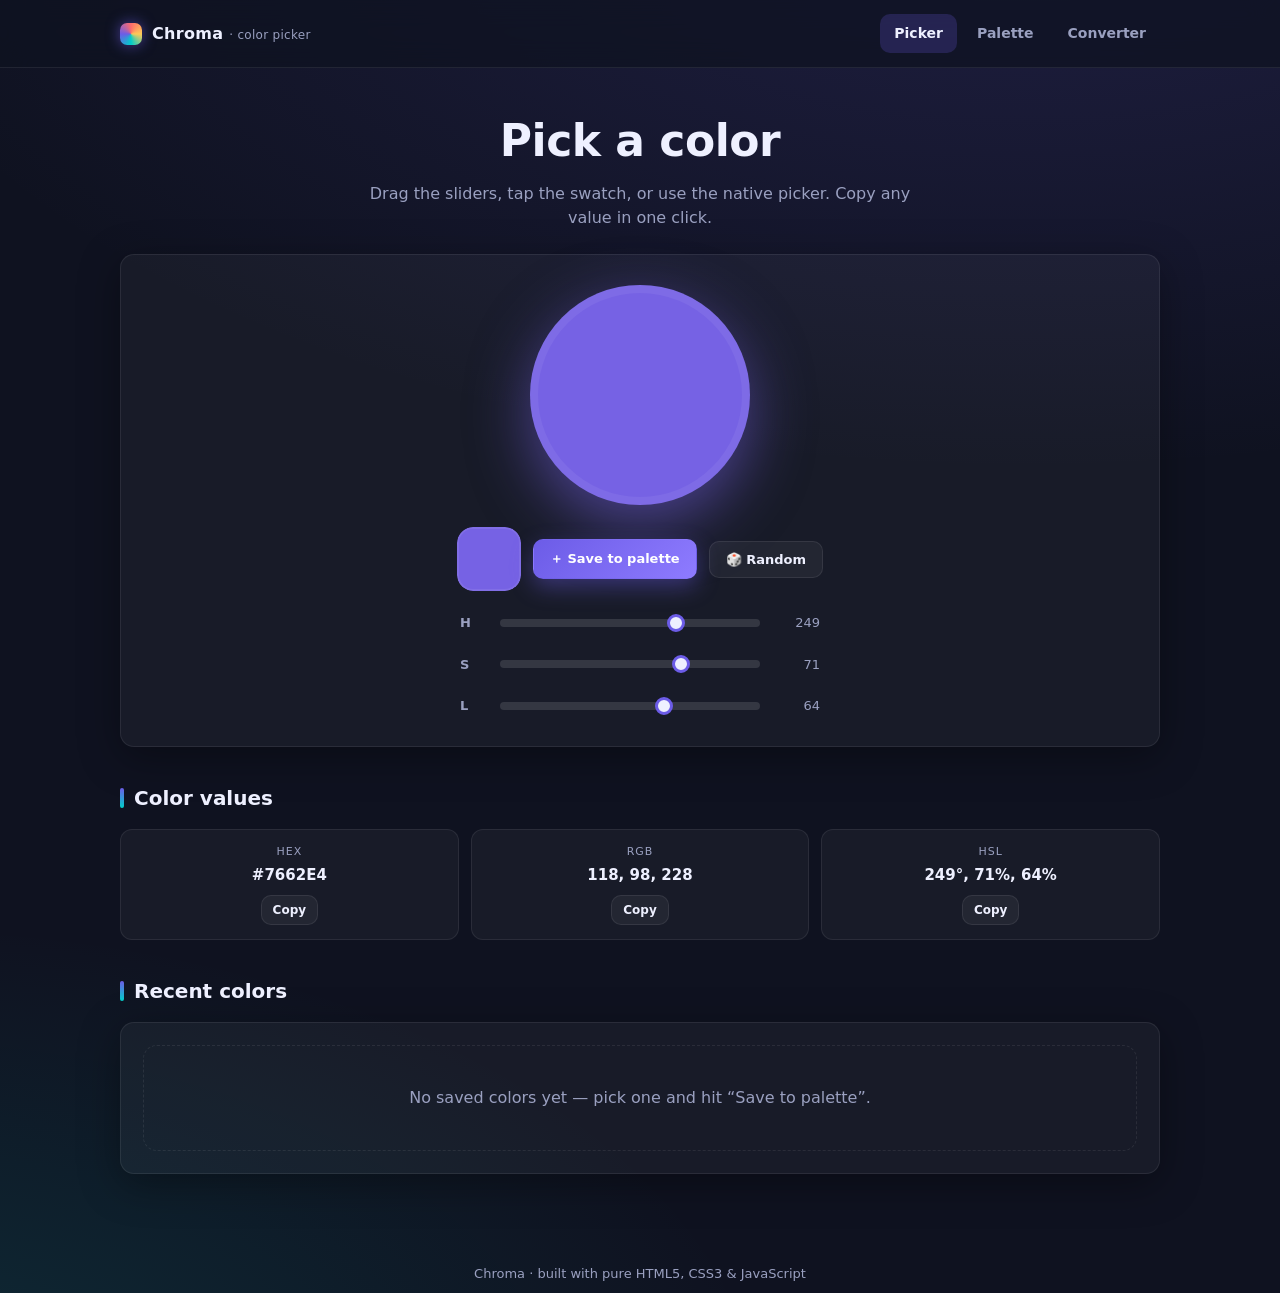
<file: public/app/index.html>
<!DOCTYPE html>
<html lang="en">
<head>
  <meta charset="UTF-8" />
  <meta name="viewport" content="width=device-width, initial-scale=1.0" />
  <title>Chroma — Color Picker</title>
  <meta name="description" content="Pick colors, copy HEX/RGB/HSL values, and save them to your palette." />
  <link rel="stylesheet" href="styles.css" />
</head>
<body>
  <header class="topbar">
    <div class="topbar-inner">
      <a href="index.html" class="brand">
        <span class="dot"></span>
        <span>Chroma <small>· color picker</small></span>
      </a>
      <button class="menu-btn" aria-label="Menu">☰</button>
      <nav class="nav">
        <a href="index.html" class="active">Picker</a>
        <a href="palette.html">Palette</a>
        <a href="converter.html">Converter</a>
      </nav>
    </div>
  </header>

  <main class="app">
    <section class="hero">
      <h1>Pick a color</h1>
      <p>Drag the sliders, tap the swatch, or use the native picker. Copy any value in one click.</p>
    </section>

    <div class="card picker-stage">
      <div class="color-orb" id="orb"></div>

      <div class="picker-controls">
        <input type="color" id="colorInput" value="#6c5ce7" />
        <button class="btn btn-primary" id="saveBtn">＋ Save to palette</button>
        <button class="btn" id="randomBtn">🎲 Random</button>
      </div>

      <div class="slider-row">
        <label>H</label>
        <input type="range" id="hue" min="0" max="360" value="249" />
        <span class="val" id="hueVal">249</span>
      </div>
      <div class="slider-row">
        <label>S</label>
        <input type="range" id="sat" min="0" max="100" value="71" />
        <span class="val" id="satVal">71</span>
      </div>
      <div class="slider-row">
        <label>L</label>
        <input type="range" id="light" min="0" max="100" value="64" />
        <span class="val" id="lightVal">64</span>
      </div>
    </div>

    <h2 class="section-title">Color values</h2>
    <div class="value-grid">
      <div class="value-chip">
        <div class="label">HEX</div>
        <div class="val" id="hexVal">#6C5CE7</div>
        <button class="btn btn-sm" data-copy="hex">Copy</button>
      </div>
      <div class="value-chip">
        <div class="label">RGB</div>
        <div class="val" id="rgbVal">108, 92, 231</div>
        <button class="btn btn-sm" data-copy="rgb">Copy</button>
      </div>
      <div class="value-chip">
        <div class="label">HSL</div>
        <div class="val" id="hslVal">249°, 71%, 64%</div>
        <button class="btn btn-sm" data-copy="hsl">Copy</button>
      </div>
    </div>

    <h2 class="section-title">Recent colors</h2>
    <div class="card">
      <div class="swatches" id="recent"></div>
    </div>
  </main>

  <footer>Chroma · built with pure HTML5, CSS3 & JavaScript</footer>

  <script src="app.js"></script>
  <script>
    (function () {
      const orb = document.getElementById("orb");
      const colorInput = document.getElementById("colorInput");
      const hue = document.getElementById("hue");
      const sat = document.getElementById("sat");
      const light = document.getElementById("light");
      const hexVal = document.getElementById("hexVal");
      const rgbVal = document.getElementById("rgbVal");
      const hslVal = document.getElementById("hslVal");
      const recent = document.getElementById("recent");

      let state = { h: 249, s: 71, l: 64 };

      function render() {
        const rgb = CP.hslToRgb(state.h, state.s, state.l);
        const hex = CP.rgbToHex(rgb.r, rgb.g, rgb.b);
        orb.style.background = hex;
        orb.style.boxShadow = "0 20px 60px " + hex + "88, inset 0 0 0 8px rgba(255,255,255,0.06)";
        colorInput.value = hex;
        hexVal.textContent = hex.toUpperCase();
        rgbVal.textContent = rgb.r + ", " + rgb.g + ", " + rgb.b;
        hslVal.textContent = state.h + "°, " + state.s + "%, " + state.l + "%";
        hue.value = state.h; sat.value = state.s; light.value = state.l;
        document.getElementById("hueVal").textContent = state.h;
        document.getElementById("satVal").textContent = state.s;
        document.getElementById("lightVal").textContent = state.l;
      }

      function fromHex(hex) {
        const rgb = CP.hexToRgb(hex);
        if (!rgb) return;
        const hsl = CP.rgbToHsl(rgb.r, rgb.g, rgb.b);
        state = hsl;
        render();
      }

      hue.addEventListener("input", () => { state.h = +hue.value; render(); });
      sat.addEventListener("input", () => { state.s = +sat.value; render(); });
      light.addEventListener("input", () => { state.l = +light.value; render(); });
      colorInput.addEventListener("input", () => fromHex(colorInput.value));

      document.getElementById("randomBtn").addEventListener("click", () => {
        state = {
          h: Math.floor(Math.random() * 360),
          s: 40 + Math.floor(Math.random() * 60),
          l: 35 + Math.floor(Math.random() * 45),
        };
        render();
      });

      document.getElementById("saveBtn").addEventListener("click", () => {
        const rgb = CP.hslToRgb(state.h, state.s, state.l);
        const hex = CP.rgbToHex(rgb.r, rgb.g, rgb.b);
        CP.addColor(hex);
        CP.toast("Saved " + hex.toUpperCase());
        renderRecent();
      });

      document.querySelectorAll("[data-copy]").forEach((btn) => {
        btn.addEventListener("click", () => {
          const t = btn.getAttribute("data-copy");
          const text = t === "hex" ? hexVal.textContent
                     : t === "rgb" ? "rgb(" + rgbVal.textContent + ")"
                     : "hsl(" + state.h + ", " + state.s + "%, " + state.l + "%)";
          CP.copyText(text);
        });
      });

      function renderRecent() {
        const list = CP.getPalettes();
        recent.innerHTML = "";
        if (!list.length) {
          recent.innerHTML = '<p class="empty" style="width:100%">No saved colors yet — pick one and hit “Save to palette”.</p>';
          return;
        }
        list.slice(0, 14).forEach((hex) => {
          const s = document.createElement("div");
          s.className = "swatch";
          s.style.background = hex;
          s.title = hex.toUpperCase() + " — click to apply";
          s.addEventListener("click", () => fromHex(hex));
          recent.appendChild(s);
        });
      }

      render();
      renderRecent();
    })();
  </script>
</body>
</html>
</file>
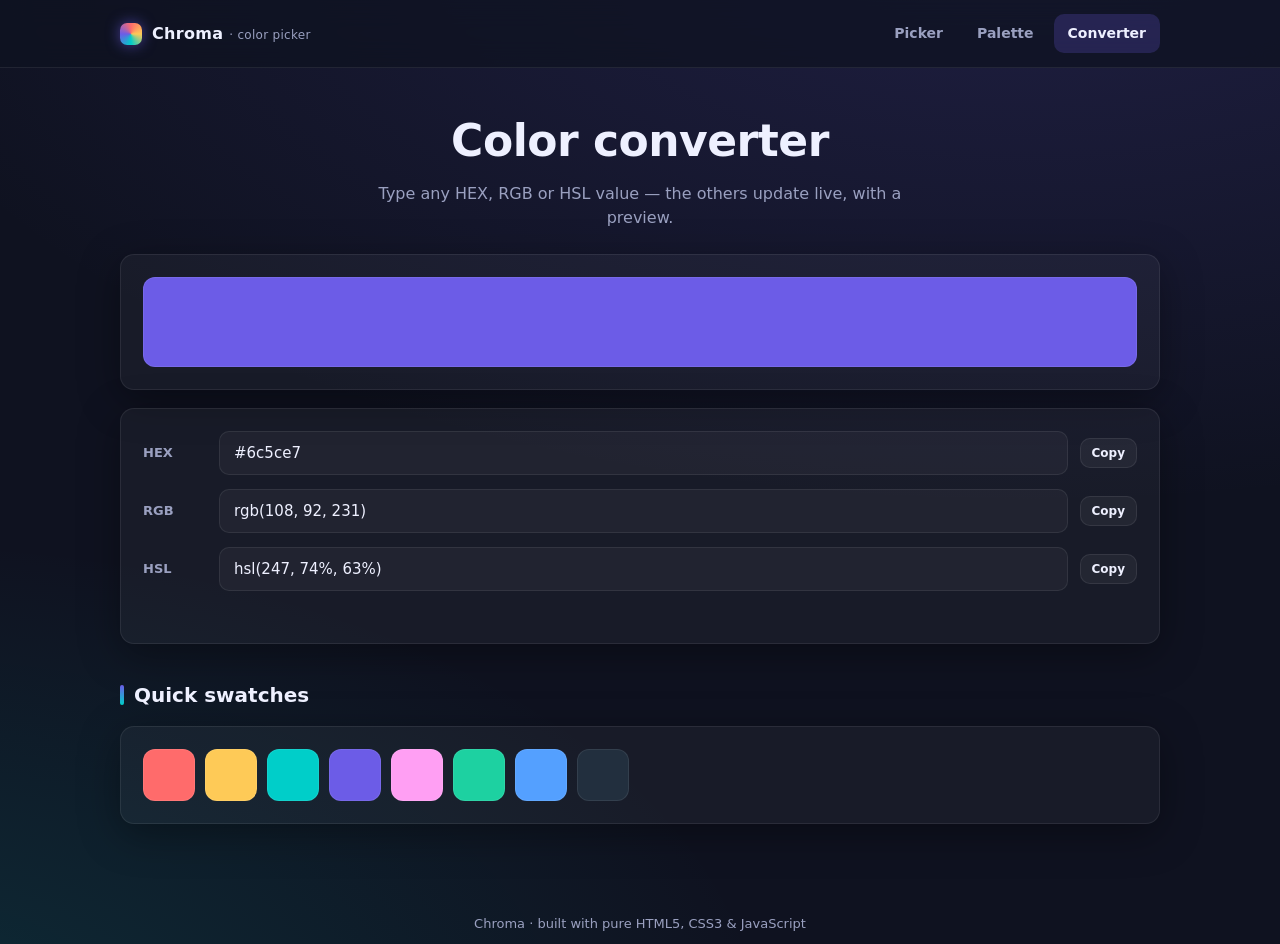
<file: public/app/converter.html>
<!DOCTYPE html>
<html lang="en">
<head>
  <meta charset="UTF-8" />
  <meta name="viewport" content="width=device-width, initial-scale=1.0" />
  <title>Chroma — Color Converter</title>
  <meta name="description" content="Convert colors between HEX, RGB and HSL formats instantly." />
  <link rel="stylesheet" href="styles.css" />
</head>
<body>
  <header class="topbar">
    <div class="topbar-inner">
      <a href="index.html" class="brand">
        <span class="dot"></span>
        <span>Chroma <small>· color picker</small></span>
      </a>
      <button class="menu-btn" aria-label="Menu">☰</button>
      <nav class="nav">
        <a href="index.html">Picker</a>
        <a href="palette.html">Palette</a>
        <a href="converter.html" class="active">Converter</a>
      </nav>
    </div>
  </header>

  <main class="app">
    <section class="hero">
      <h1>Color converter</h1>
      <p>Type any HEX, RGB or HSL value — the others update live, with a preview.</p>
    </section>

    <div class="card">
      <div class="conv-preview" id="preview"></div>
    </div>

    <div class="card" style="margin-top:18px;">
      <div class="conv-row" style="margin-bottom:14px;">
        <label>HEX</label>
        <input type="text" class="conv-input" id="hexIn" value="#6c5ce7" />
        <button class="btn btn-sm" data-copy="hex">Copy</button>
      </div>
      <div class="conv-row" style="margin-bottom:14px;">
        <label>RGB</label>
        <input type="text" class="conv-input" id="rgbIn" value="rgb(108, 92, 231)" />
        <button class="btn btn-sm" data-copy="rgb">Copy</button>
      </div>
      <div class="conv-row">
        <label>HSL</label>
        <input type="text" class="conv-input" id="hslIn" value="hsl(249, 71%, 64%)" />
        <button class="btn btn-sm" data-copy="hsl">Copy</button>
      </div>
      <p id="err" style="color:var(--danger); margin-top:12px; font-size:13px; min-height:18px;"></p>
    </div>

    <h2 class="section-title">Quick swatches</h2>
    <div class="card">
      <div class="swatches" id="quick"></div>
    </div>
  </main>

  <footer>Chroma · built with pure HTML5, CSS3 & JavaScript</footer>

  <script src="app.js"></script>
  <script>
    (function () {
      const hexIn = document.getElementById("hexIn");
      const rgbIn = document.getElementById("rgbIn");
      const hslIn = document.getElementById("hslIn");
      const preview = document.getElementById("preview");
      const err = document.getElementById("err");

      let rgb = { r: 108, g: 92, b: 231 };

      function fmt() {
        const hsl = CP.rgbToHsl(rgb.r, rgb.g, rgb.b);
        return {
          hex: CP.rgbToHex(rgb.r, rgb.g, rgb.b),
          rgb: "rgb(" + rgb.r + ", " + rgb.g + ", " + rgb.b + ")",
          hsl: "hsl(" + hsl.h + ", " + hsl.s + "%, " + hsl.l + "%)",
        };
      }

      function render(source) {
        const f = fmt();
        preview.style.background = f.hex;
        if (source !== "hex") hexIn.value = f.hex;
        if (source !== "rgb") rgbIn.value = f.rgb;
        if (source !== "hsl") hslIn.value = f.hsl;
        err.textContent = "";
      }

      function parseRgb(str) {
        const m = str.match(/(\d{1,3})\s*,\s*(\d{1,3})\s*,\s*(\d{1,3})/);
        if (!m) return null;
        const r = +m[1], g = +m[2], b = +m[3];
        if ([r, g, b].some((v) => v > 255)) return null;
        return { r, g, b };
      }
      function parseHsl(str) {
        const m = str.match(/(\d{1,3})\s*,\s*(\d{1,3})%?\s*,\s*(\d{1,3})%?/);
        if (!m) return null;
        return CP.hslToRgb(+m[1], +m[2], +m[3]);
      }

      hexIn.addEventListener("input", () => {
        if (CP.isValidHex(hexIn.value)) {
          rgb = CP.hexToRgb(hexIn.value);
          render("hex");
        } else err.textContent = "Enter a valid HEX like #6c5ce7 or #fff";
      });
      rgbIn.addEventListener("input", () => {
        const p = parseRgb(rgbIn.value);
        if (p) { rgb = p; render("rgb"); }
        else err.textContent = "Enter RGB like rgb(108, 92, 231)";
      });
      hslIn.addEventListener("input", () => {
        const p = parseHsl(hslIn.value);
        if (p) { rgb = p; render("hsl"); }
        else err.textContent = "Enter HSL like hsl(249, 71%, 64%)";
      });

      document.querySelectorAll("[data-copy]").forEach((btn) => {
        btn.addEventListener("click", () => {
          const t = btn.getAttribute("data-copy");
          CP.copyText(t === "hex" ? hexIn.value : t === "rgb" ? rgbIn.value : hslIn.value);
        });
      });

      // quick swatches
      const quick = document.getElementById("quick");
      ["#ff6b6b", "#feca57", "#00cec9", "#6c5ce7", "#ff9ff3", "#1dd1a1", "#54a0ff", "#222f3e"].forEach((hex) => {
        const s = document.createElement("div");
        s.className = "swatch";
        s.style.background = hex;
        s.title = hex.toUpperCase();
        s.addEventListener("click", () => { rgb = CP.hexToRgb(hex); render(); });
        quick.appendChild(s);
      });

      render();
    })();
  </script>
</body>
</html>
</file>
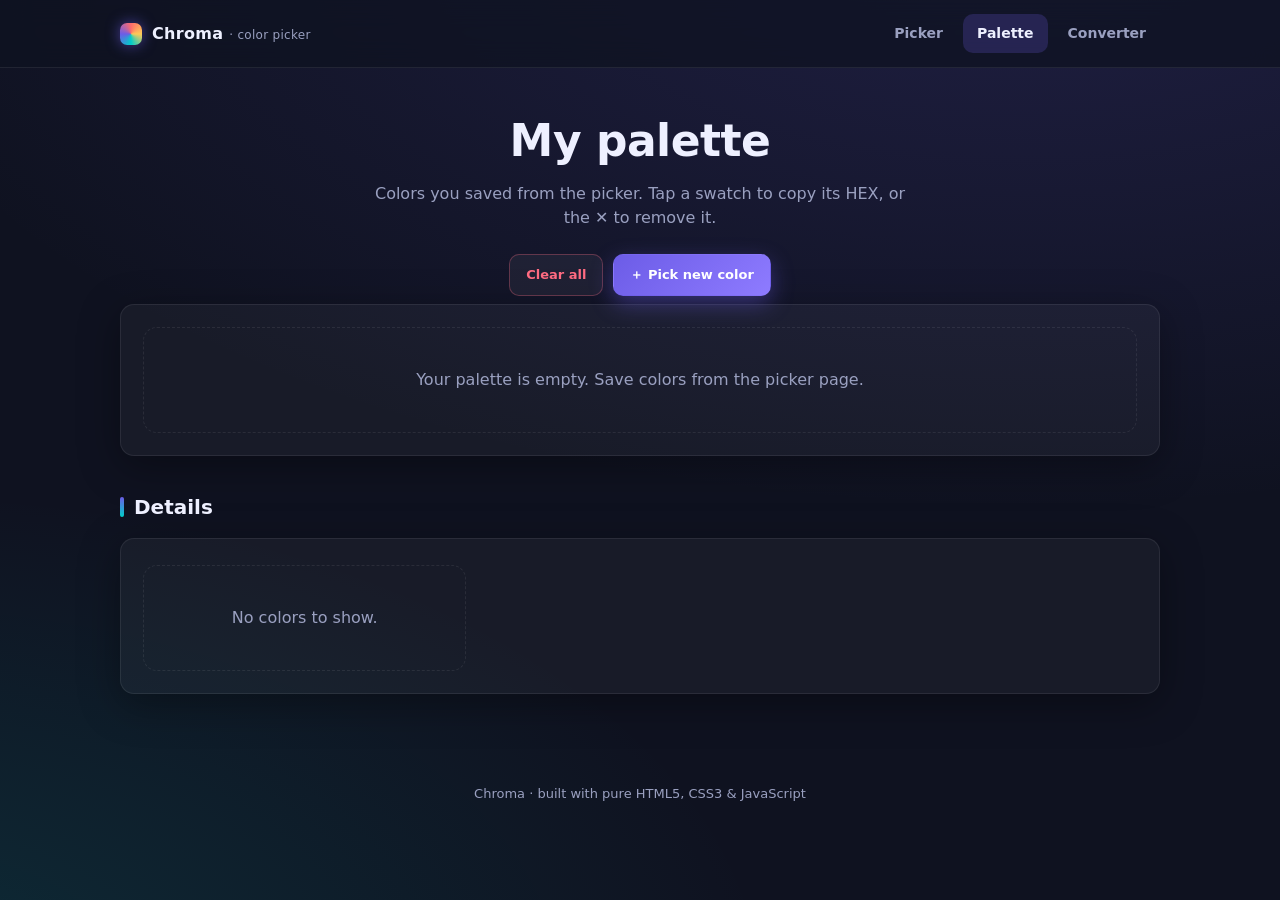
<file: public/app/palette.html>
<!DOCTYPE html>
<html lang="en">
<head>
  <meta charset="UTF-8" />
  <meta name="viewport" content="width=device-width, initial-scale=1.0" />
  <title>Chroma — My Palette</title>
  <meta name="description" content="Your saved color palette. Copy or remove colors anytime." />
  <link rel="stylesheet" href="styles.css" />
</head>
<body>
  <header class="topbar">
    <div class="topbar-inner">
      <a href="index.html" class="brand">
        <span class="dot"></span>
        <span>Chroma <small>· color picker</small></span>
      </a>
      <button class="menu-btn" aria-label="Menu">☰</button>
      <nav class="nav">
        <a href="index.html">Picker</a>
        <a href="palette.html" class="active">Palette</a>
        <a href="converter.html">Converter</a>
      </nav>
    </div>
  </header>

  <main class="app">
    <section class="hero">
      <h1>My palette</h1>
      <p>Colors you saved from the picker. Tap a swatch to copy its HEX, or the ✕ to remove it.</p>
    </section>

    <div style="display:flex; gap:10px; flex-wrap:wrap; justify-content:center; margin-bottom:8px;">
      <button class="btn btn-danger" id="clearBtn">Clear all</button>
      <a class="btn btn-primary" href="index.html">＋ Pick new color</a>
    </div>

    <div class="card">
      <div class="swatches" id="palette"></div>
    </div>

    <h2 class="section-title">Details</h2>
    <div class="card">
      <div class="value-grid" id="details"></div>
    </div>
  </main>

  <footer>Chroma · built with pure HTML5, CSS3 & JavaScript</footer>

  <script src="app.js"></script>
  <script>
    (function () {
      const palette = document.getElementById("palette");
      const details = document.getElementById("details");

      function render() {
        const list = CP.getPalettes();
        palette.innerHTML = "";
        if (!list.length) {
          palette.innerHTML = '<p class="empty" style="width:100%">Your palette is empty. Save colors from the picker page.</p>';
          details.innerHTML = '<p class="empty" style="width:100%">No colors to show.</p>';
          return;
        }
        list.forEach((hex) => {
          const s = document.createElement("div");
          s.className = "swatch";
          s.style.background = hex;
          s.title = hex.toUpperCase() + " — click to copy";
          const x = document.createElement("span");
          x.className = "x";
          x.textContent = "✕";
          x.addEventListener("click", (e) => {
            e.stopPropagation();
            CP.removeColor(hex);
            CP.toast("Removed " + hex.toUpperCase());
            render();
          });
          s.appendChild(x);
          s.addEventListener("click", () => CP.copyText(hex.toUpperCase()));
          palette.appendChild(s);
        });

        // details for first 3
        details.innerHTML = "";
        list.slice(0, 3).forEach((hex) => {
          const rgb = CP.hexToRgb(hex);
          const hsl = CP.rgbToHsl(rgb.r, rgb.g, rgb.b);
          const chip = document.createElement("div");
          chip.className = "value-chip";
          chip.innerHTML =
            '<div class="label">' + hex.toUpperCase() + '</div>' +
            '<div class="val">' + rgb.r + ", " + rgb.g + ", " + rgb.b + '</div>' +
            '<div class="val" style="font-size:13px;color:var(--muted)">' + hsl.h + "°, " + hsl.s + "%, " + hsl.l + "%</div>" +
            '<button class="btn btn-sm" data-hex="' + hex + '">Copy HEX</button>';
          chip.querySelector("button").addEventListener("click", () => CP.copyText(hex.toUpperCase()));
          details.appendChild(chip);
        });
      }

      document.getElementById("clearBtn").addEventListener("click", () => {
        if (confirm("Clear your entire palette?")) {
          CP.savePalettes([]);
          render();
          CP.toast("Palette cleared");
        }
      });

      render();
    })();
  </script>
</body>
</html>
</file>
<file: public/app/styles.css>
/* ===== Color Picker App — shared styles ===== */
:root {
  --bg: #0f1220;
  --bg-soft: #171a2e;
  --card: rgba(255, 255, 255, 0.04);
  --card-border: rgba(255, 255, 255, 0.08);
  --fg: #eef0ff;
  --muted: #9aa0c0;
  --accent: #6c5ce7;
  --accent-2: #00cec9;
  --danger: #ff6b81;
  --radius: 14px;
  --shadow: 0 10px 40px rgba(0, 0, 0, 0.35);
  --maxw: 1080px;
  --font: "Segoe UI", system-ui, -apple-system, Roboto, Helvetica, Arial, sans-serif;
}

* { box-sizing: border-box; margin: 0; padding: 0; }

body {
  font-family: var(--font);
  background: radial-gradient(1200px 600px at 80% -10%, rgba(108, 92, 231, 0.18), transparent),
              radial-gradient(900px 500px at -10% 110%, rgba(0, 206, 201, 0.14), transparent),
              var(--bg);
  color: var(--fg);
  min-height: 100vh;
  line-height: 1.5;
  -webkit-font-smoothing: antialiased;
}

a { color: inherit; text-decoration: none; }

/* ===== Layout ===== */
.app {
  max-width: var(--maxw);
  margin: 0 auto;
  padding: 0 20px 60px;
}

/* ===== Top bar ===== */
.topbar {
  position: sticky;
  top: 0;
  z-index: 20;
  backdrop-filter: blur(14px);
  background: rgba(15, 18, 32, 0.72);
  border-bottom: 1px solid var(--card-border);
}
.topbar-inner {
  max-width: var(--maxw);
  margin: 0 auto;
  padding: 14px 20px;
  display: flex;
  align-items: center;
  justify-content: space-between;
  gap: 16px;
}
.brand {
  display: flex;
  align-items: center;
  gap: 10px;
  font-weight: 700;
  letter-spacing: 0.3px;
}
.brand .dot {
  width: 22px; height: 22px;
  border-radius: 7px;
  background: conic-gradient(from 0deg, #ff6b6b, #feca57, #00cec9, #6c5ce7, #ff6b6b);
  box-shadow: 0 0 14px rgba(108, 92, 231, 0.6);
}
.brand small { color: var(--muted); font-weight: 500; font-size: 12px; }

.nav { display: flex; gap: 6px; align-items: center; }
.nav a {
  padding: 9px 14px;
  border-radius: 10px;
  color: var(--muted);
  font-size: 14px;
  font-weight: 600;
  transition: all 0.2s ease;
}
.nav a:hover { color: var(--fg); background: var(--card); }
.nav a.active { color: var(--fg); background: rgba(108, 92, 231, 0.22); }

.menu-btn {
  display: none;
  background: var(--card);
  border: 1px solid var(--card-border);
  color: var(--fg);
  width: 42px; height: 42px;
  border-radius: 10px;
  font-size: 20px;
  cursor: pointer;
}

/* ===== Hero / headings ===== */
.hero {
  padding: 40px 0 24px;
  text-align: center;
}
.hero h1 {
  font-size: clamp(28px, 5vw, 44px);
  font-weight: 800;
  letter-spacing: -0.5px;
}
.hero p { color: var(--muted); margin-top: 8px; max-width: 560px; margin-inline: auto; }

.section-title {
  font-size: 20px;
  font-weight: 700;
  margin: 36px 0 16px;
  display: flex;
  align-items: center;
  gap: 10px;
}
.section-title::before {
  content: "";
  width: 4px; height: 20px;
  border-radius: 3px;
  background: linear-gradient(var(--accent), var(--accent-2));
}

/* ===== Cards / grid ===== */
.grid {
  display: grid;
  gap: 18px;
}
.grid-2 { grid-template-columns: 1fr 1fr; }
.grid-3 { grid-template-columns: repeat(3, 1fr); }
.grid-4 { grid-template-columns: repeat(4, 1fr); }

.card {
  background: var(--card);
  border: 1px solid var(--card-border);
  border-radius: var(--radius);
  padding: 22px;
  box-shadow: var(--shadow);
}

/* ===== Picker page ===== */
.picker-stage {
  display: flex;
  flex-direction: column;
  align-items: center;
  gap: 22px;
  padding: 30px 20px;
}
.color-orb {
  width: 220px; height: 220px;
  border-radius: 50%;
  background: #6c5ce7;
  box-shadow: 0 20px 60px rgba(108, 92, 231, 0.55),
              inset 0 0 0 8px rgba(255, 255, 255, 0.06);
  transition: background 0.25s ease, box-shadow 0.25s ease;
}
.picker-controls {
  display: flex;
  flex-wrap: wrap;
  gap: 12px;
  justify-content: center;
  align-items: center;
}
input[type="color"] {
  -webkit-appearance: none;
  appearance: none;
  width: 64px; height: 64px;
  border: none;
  border-radius: 16px;
  background: transparent;
  cursor: pointer;
  padding: 0;
}
input[type="color"]::-webkit-color-swatch-wrapper { padding: 0; }
input[type="color"]::-webkit-color-swatch {
  border: 2px solid var(--card-border);
  border-radius: 16px;
}
input[type="color"]::-moz-color-swatch { border: 2px solid var(--card-border); border-radius: 16px; }

.slider-row {
  display: flex;
  align-items: center;
  gap: 12px;
  width: 100%;
  max-width: 360px;
}
.slider-row label { width: 28px; color: var(--muted); font-weight: 700; font-size: 13px; }
.slider-row input[type="range"] { flex: 1; }
.slider-row .val { width: 48px; text-align: right; font-variant-numeric: tabular-nums; font-size: 13px; color: var(--muted); }

input[type="range"] {
  -webkit-appearance: none;
  appearance: none;
  height: 8px;
  border-radius: 6px;
  background: rgba(255, 255, 255, 0.12);
  outline: none;
}
input[type="range"]::-webkit-slider-thumb {
  -webkit-appearance: none;
  width: 18px; height: 18px;
  border-radius: 50%;
  background: var(--fg);
  border: 3px solid var(--accent);
  cursor: pointer;
}
input[type="range"]::-moz-range-thumb {
  width: 16px; height: 16px;
  border-radius: 50%;
  background: var(--fg);
  border: 3px solid var(--accent);
  cursor: pointer;
}

/* value chips */
.value-grid {
  display: grid;
  grid-template-columns: repeat(3, 1fr);
  gap: 12px;
  margin-top: 4px;
}
.value-chip {
  background: rgba(255, 255, 255, 0.04);
  border: 1px solid var(--card-border);
  border-radius: 12px;
  padding: 14px;
  text-align: center;
}
.value-chip .label { font-size: 11px; text-transform: uppercase; letter-spacing: 1px; color: var(--muted); }
.value-chip .val { font-size: 15px; font-weight: 700; margin-top: 4px; font-variant-numeric: tabular-nums; word-break: break-all; }
.value-chip button { margin-top: 8px; }

/* buttons */
.btn {
  display: inline-flex;
  align-items: center;
  gap: 8px;
  padding: 10px 16px;
  border-radius: 10px;
  border: 1px solid var(--card-border);
  background: rgba(255, 255, 255, 0.05);
  color: var(--fg);
  font-size: 13px;
  font-weight: 600;
  cursor: pointer;
  transition: transform 0.12s ease, background 0.2s ease, border-color 0.2s ease;
  font-family: inherit;
}
.btn:hover { background: rgba(255, 255, 255, 0.1); transform: translateY(-1px); }
.btn:active { transform: translateY(0); }
.btn-primary {
  background: linear-gradient(135deg, var(--accent), #8e7bff);
  border-color: transparent;
  color: #fff;
  box-shadow: 0 8px 22px rgba(108, 92, 231, 0.4);
}
.btn-primary:hover { background: linear-gradient(135deg, #7a6bff, #9d8fff); }
.btn-ghost { background: transparent; }
.btn-sm { padding: 7px 11px; font-size: 12px; }
.btn-danger { color: var(--danger); border-color: rgba(255, 107, 129, 0.3); }
.btn-danger:hover { background: rgba(255, 107, 129, 0.12); }

/* swatches */
.swatches {
  display: flex;
  flex-wrap: wrap;
  gap: 10px;
}
.swatch {
  width: 52px; height: 52px;
  border-radius: 12px;
  border: 1px solid var(--card-border);
  cursor: pointer;
  position: relative;
  transition: transform 0.12s ease;
}
.swatch:hover { transform: scale(1.08); }
.swatch .x {
  position: absolute;
  top: -6px; right: -6px;
  width: 18px; height: 18px;
  border-radius: 50%;
  background: var(--danger);
  color: #fff;
  font-size: 11px;
  display: none;
  align-items: center;
  justify-content: center;
  border: 2px solid var(--bg);
}
.swatch:hover .x { display: flex; }

.empty {
  text-align: center;
  color: var(--muted);
  padding: 40px 20px;
  border: 1px dashed var(--card-border);
  border-radius: var(--radius);
}

/* toast */
.toast {
  position: fixed;
  bottom: 24px;
  left: 50%;
  transform: translateX(-50%) translateY(80px);
  background: var(--fg);
  color: var(--bg);
  padding: 12px 20px;
  border-radius: 30px;
  font-weight: 600;
  font-size: 14px;
  box-shadow: var(--shadow);
  opacity: 0;
  transition: all 0.3s ease;
  z-index: 50;
}
.toast.show { opacity: 1; transform: translateX(-50%) translateY(0); }

/* converter */
.conv-input {
  width: 100%;
  background: rgba(255, 255, 255, 0.04);
  border: 1px solid var(--card-border);
  border-radius: 10px;
  padding: 12px 14px;
  color: var(--fg);
  font-size: 15px;
  font-family: inherit;
  outline: none;
  transition: border-color 0.2s ease;
}
.conv-input:focus { border-color: var(--accent); }
.conv-preview {
  height: 90px;
  border-radius: 12px;
  border: 1px solid var(--card-border);
  transition: background 0.2s ease;
}
.conv-row { display: flex; align-items: center; gap: 12px; }
.conv-row label { width: 64px; color: var(--muted); font-size: 13px; font-weight: 700; }
.conv-row .conv-input { flex: 1; }

footer {
  text-align: center;
  color: var(--muted);
  font-size: 13px;
  padding: 30px 20px 10px;
}

/* ===== Responsive ===== */
@media (max-width: 860px) {
  .grid-4 { grid-template-columns: repeat(2, 1fr); }
  .grid-3 { grid-template-columns: 1fr; }
}
@media (max-width: 680px) {
  .menu-btn { display: inline-flex; align-items: center; justify-content: center; }
  .nav {
    position: absolute;
    top: 100%; right: 0;
    left: 0;
    flex-direction: column;
    align-items: stretch;
    background: rgba(15, 18, 32, 0.97);
    border-bottom: 1px solid var(--card-border);
    padding: 10px 16px 16px;
    gap: 4px;
    display: none;
    backdrop-filter: blur(14px);
  }
  .nav.open { display: flex; }
  .nav a { padding: 12px 14px; }
  .grid-2 { grid-template-columns: 1fr; }
  .value-grid { grid-template-columns: 1fr; }
  .color-orb { width: 180px; height: 180px; }
}
@media (max-width: 420px) {
  .grid-4 { grid-template-columns: 1fr; }
  .app { padding: 0 14px 40px; }
}
</file>
